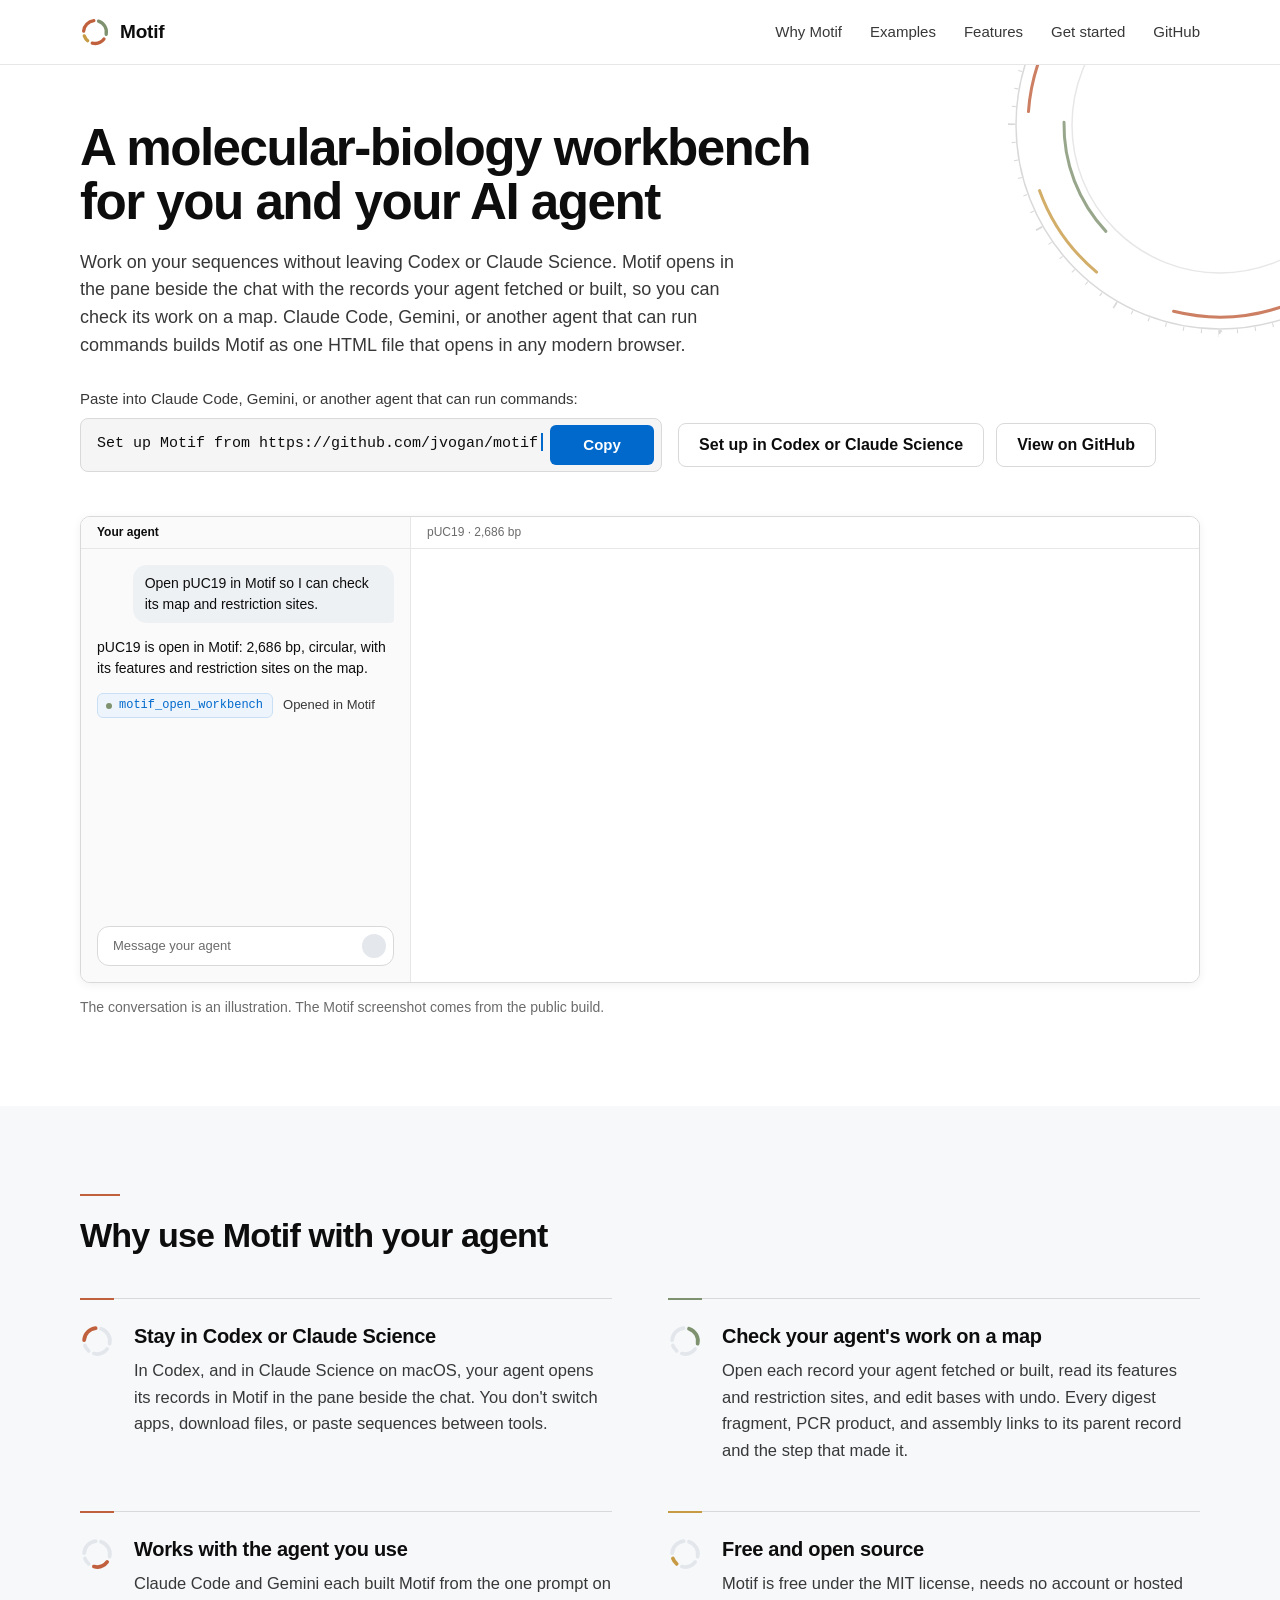
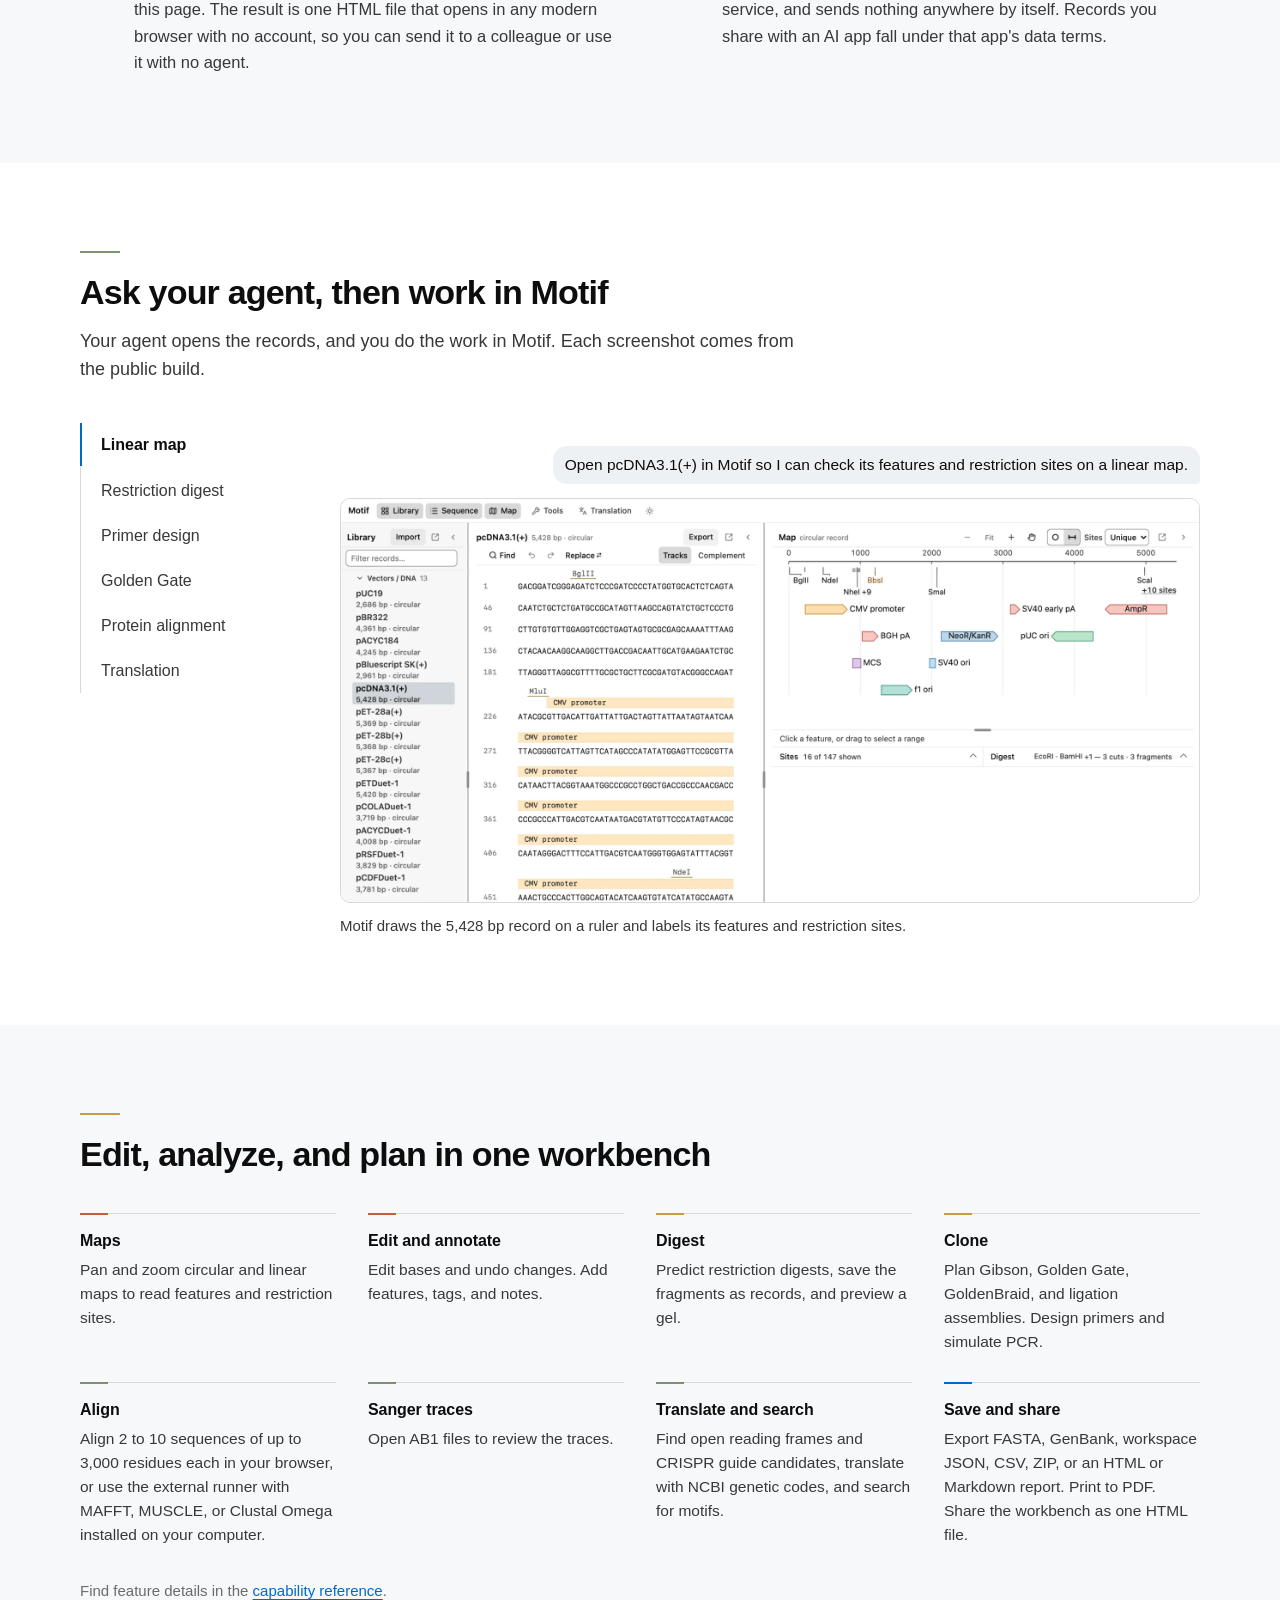
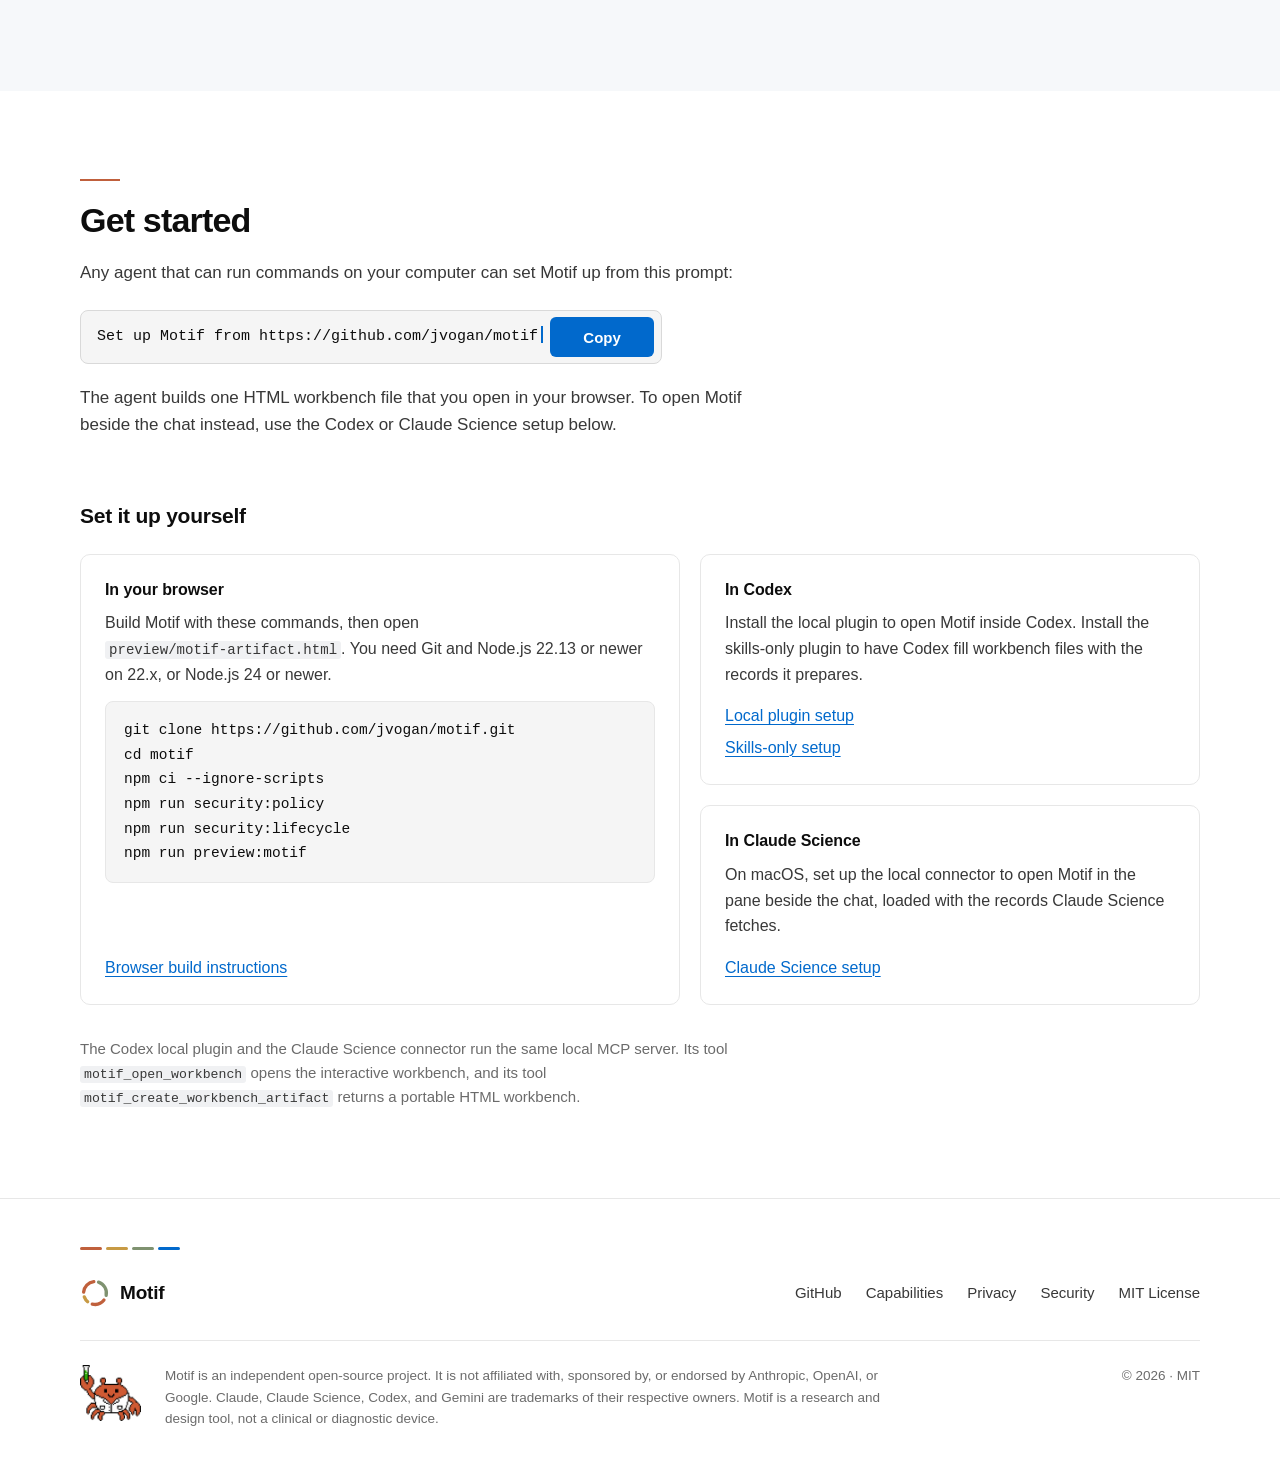
<file: index.html>
<!doctype html>
<html lang="en">
<head>
  <meta charset="UTF-8" />
  <meta name="viewport" content="width=device-width, initial-scale=1" />
  <title>Motif — a molecular-biology workbench for you and your AI agent</title>
  <meta name="description" content="Motif is a free, open-source workbench for DNA, RNA, and protein records. Open it beside the chat in Codex or Claude Science, or as one HTML file in a browser." />
  <meta name="color-scheme" content="light" />
  <meta name="theme-color" content="#ffffff" />
  <link rel="icon" href="assets/img/favicon.svg" type="image/svg+xml" />
  <link rel="canonical" href="https://jvogan.github.io/motif-site/" />

  <meta property="og:type" content="website" />
  <meta property="og:url" content="https://jvogan.github.io/motif-site/" />
  <meta property="og:title" content="Motif — a molecular-biology workbench for you and your AI agent" />
  <meta property="og:description" content="Motif is a free, open-source workbench for DNA, RNA, and protein records. Open it beside the chat in Codex or Claude Science, or as one HTML file in a browser." />
  <meta property="og:image" content="https://jvogan.github.io/motif-site/assets/img/og.png" />
  <meta property="og:image:width" content="1280" />
  <meta property="og:image:height" content="640" />
  <meta property="og:image:alt" content="The Motif workbench showing pUC19: the annotated sequence and a circular plasmid map." />
  <meta name="twitter:card" content="summary_large_image" />
  <meta name="twitter:title" content="Motif — a molecular-biology workbench for you and your AI agent" />
  <meta name="twitter:description" content="Motif is a free, open-source workbench for DNA, RNA, and protein records. Open it beside the chat in Codex or Claude Science, or as one HTML file in a browser." />
  <meta name="twitter:image" content="https://jvogan.github.io/motif-site/assets/img/og.png" />
  <meta name="twitter:image:alt" content="The Motif workbench showing pUC19: the annotated sequence and a circular plasmid map." />

  <link rel="stylesheet" href="css/styles.css" />
  <script>
    // Gate motion on JavaScript. If js/site.js never runs, show everything statically.
    document.documentElement.classList.add('js');
    setTimeout(function () { if (!window.motifReady) document.documentElement.classList.remove('js'); }, 3000);
  </script>
  <script src="js/site.js" defer></script>

  <!-- Structured data: WebApplication and WebSite nodes, linked to the
       author through a stable Person @id. -->
  <script type="application/ld+json">
  {
    "@context": "https://schema.org",
    "@graph": [
      {
        "@type": "WebApplication",
        "@id": "https://jvogan.github.io/motif-site/#software",
        "name": "Motif",
        "url": "https://jvogan.github.io/motif-site/",
        "description": "Motif is a free, open-source workbench for DNA, RNA, and protein records. Open it beside the chat in Codex or Claude Science, or as one HTML file in a browser.",
        "applicationCategory": "ScienceApplication",
        "operatingSystem": "Any",
        "browserRequirements": "Requires a modern web browser with JavaScript enabled.",
        "runtimePlatform": "Web browser",
        "license": "https://github.com/jvogan/motif/blob/main/LICENSE",
        "isAccessibleForFree": true,
        "offers": {
          "@type": "Offer",
          "price": "0",
          "priceCurrency": "USD"
        },
        "installUrl": "https://github.com/jvogan/motif",
        "author": { "@id": "https://jvogan.github.io/#person" }
      },
      {
        "@type": "WebSite",
        "@id": "https://jvogan.github.io/motif-site/#website",
        "url": "https://jvogan.github.io/motif-site/",
        "name": "Motif",
        "description": "Motif is a free, open-source workbench for DNA, RNA, and protein records. Open it beside the chat in Codex or Claude Science, or as one HTML file in a browser.",
        "inLanguage": "en",
        "publisher": { "@id": "https://jvogan.github.io/#person" }
      },
      {
        "@type": "Person",
        "@id": "https://jvogan.github.io/#person",
        "name": "Jacob Vogan",
        "alternateName": "jvogan",
        "url": "https://jvogan.github.io/",
        "image": "https://github.com/jvogan.png?size=480",
        "description": "Builds AI tools for biological research — agentic systems for bioinformatics, structural biology, biomanufacturing, and automated labs.",
        "knowsAbout": [
          "Bioinformatics",
          "Structural biology",
          "Biomanufacturing",
          "Automated laboratory systems",
          "AI agents",
          "Agent orchestration",
          "Local speech (TTS, ASR)",
          "Long-horizon agentic workflows"
        ],
        "sameAs": [
          "https://github.com/jvogan",
          "https://huggingface.co/JacobMolBio",
          "https://x.com/jacobmolbio",
          "https://houseofvogan.com/"
        ]
      }
    ]
  }
  </script>
</head>
<body>

<a class="skip-link" href="#main">Skip to content</a>

<!-- Shared glyph: a check for the Copy button. -->
<svg class="sprite" aria-hidden="true" focusable="false">
  <symbol id="check" viewBox="0 0 16 16">
    <path d="M3.2 8.4 6.4 11.6 12.8 4.8" fill="none" stroke="currentColor" stroke-width="2" stroke-linecap="round" stroke-linejoin="round"/>
  </symbol>
</svg>

<header class="site-header">
  <div class="wrap site-header__inner">
    <a class="brand" href="#top">
      <svg class="brand__mark brand__mark--draw" viewBox="0 0 100 100" fill="none" aria-hidden="true" focusable="false">
        <path d="M12.09 47.35 A38 38 0 0 1 46.03 12.21" stroke="#C0603C" stroke-width="11" stroke-linecap="round" pathLength="100"/>
        <path d="M61.74 13.86 A38 38 0 0 1 87.17 57.90" stroke="#7F9270" stroke-width="11" stroke-linecap="round" pathLength="100"/>
        <path d="M79.94 73.40 A38 38 0 0 1 40.81 86.87" stroke="#C0603C" stroke-width="11" stroke-linecap="round" pathLength="100"/>
        <path d="M25.57 79.11 A38 38 0 0 1 14.29 63.00" stroke="#C79A44" stroke-width="11" stroke-linecap="round" pathLength="100"/>
      </svg>
      <span>Motif</span>
    </a>
    <nav class="site-nav" aria-label="Primary">
      <ul>
        <li class="site-nav__wide"><a href="#benefits">Why Motif</a></li>
        <li class="site-nav__wide"><a href="#examples">Examples</a></li>
        <li class="site-nav__wide"><a href="#features">Features</a></li>
        <li><a href="#start">Get started</a></li>
        <li><a href="https://github.com/jvogan/motif">GitHub</a></li>
      </ul>
    </nav>
  </div>
</header>

<main id="main">

  <section class="hero" id="top" aria-labelledby="hero-title">
    <!-- A plasmid map built from the logo's four arcs. Decorative. -->
    <div class="ring" aria-hidden="true">
      <svg class="ring__outer" viewBox="-220 -220 440 440" focusable="false">
        <circle class="ring__ticks" r="207" pathLength="360"/>
        <circle class="ring__major" r="208.5" pathLength="360"/>
        <circle class="ring__track" r="204" pathLength="100"/>
        <g class="ring__arcs">
          <path class="ring__arc" d="M-191.53 -13.39A192 192 0 0 1 -20.07 -190.95" stroke="#C0603C" pathLength="100"/>
          <path class="ring__arc" d="M59.33 -182.6A192 192 0 0 1 187.8 39.92" stroke="#7F9270" pathLength="100"/>
          <path class="ring__arc" d="M151.3 118.21A192 192 0 0 1 -46.45 186.3" stroke="#C0603C" pathLength="100"/>
          <path class="ring__arc" d="M-123.42 147.08A192 192 0 0 1 -180.42 65.67" stroke="#C79A44" pathLength="100"/>
        </g>
      </svg>
      <svg class="ring__inner" viewBox="-220 -220 440 440" focusable="false">
        <circle class="ring__track ring__track--inner" r="148" pathLength="100"/>
        <g class="ring__arcs">
          <path class="ring__arc" d="M-114.09 106.39A156 156 0 0 1 -155.98 -2.72" stroke="#7F9270" pathLength="100"/>
          <path class="ring__arc" d="M-80.35 -133.72A156 156 0 0 1 32.43 -152.59" stroke="#C79A44" pathLength="100"/>
          <path class="ring__arc" d="M133.72 -80.35A156 156 0 0 1 133.72 80.35" stroke="#C0603C" pathLength="100"/>
        </g>
      </svg>
    </div>
    <div class="wrap">
      <h1 id="hero-title">A molecular-biology workbench for you and your AI agent</h1>
      <p class="hero__lead">Work on your sequences without leaving Codex or Claude Science. Motif opens in the pane beside the chat with the records your agent fetched or built, so you can check its work on a map. <span class="hero__lead-more">Claude Code, Gemini, or another agent that can run commands builds Motif as one HTML file that opens in any modern browser.</span></p>
      <div class="hero__start">
        <div class="prompt prompt--hero">
          <p class="prompt__label">Paste into Claude Code, Gemini, or another agent that can run commands:</p>
          <div class="prompt__box">
            <code class="prompt__text" id="hero-prompt">Set up Motif from https://github.com/<wbr>jvogan/motif</code>
            <button class="prompt__copy" type="button" aria-describedby="hero-prompt" hidden>Copy</button>
          </div>
          <p class="prompt__status visually-hidden" role="status" aria-live="polite"></p>
        </div>
        <div class="actions">
          <a class="btn btn--secondary" href="#setup">Set up in Codex or Claude Science</a>
          <a class="btn btn--secondary hero__github" href="https://github.com/jvogan/motif">View on GitHub</a>
        </div>
      </div>

      <figure class="duo">
        <div class="duo__frame">
          <div class="duo__chat" role="group" aria-label="Illustration of a conversation with an agent">
            <div class="duo__chat-inner">
              <p class="duo__label">Your agent</p>
              <div class="chat">
                <p class="chat__msg chat__msg--user bubble"><span class="visually-hidden">You: </span>Open pUC19 in Motif so I can check its map and restriction sites.</p>
                <div class="chat__slot">
                  <span class="chat__typing" aria-hidden="true"><i></i><i></i><i></i></span>
                  <p class="chat__msg chat__msg--agent"><span class="visually-hidden">Agent: </span>pUC19 is open in Motif: 2,686 bp, circular, with its features and restriction sites on the map.</p>
                </div>
                <p class="chat__tool"><span class="chat__call"><span class="chat__dot" aria-hidden="true"></span><code>motif_open_workbench</code></span> <span class="chat__result">Opened in Motif</span></p>
              </div>
              <div class="chat__composer" aria-hidden="true"><span class="chat__send"></span></div>
            </div>
          </div>
          <div class="duo__app">
            <p class="duo__strip">pUC19 · 2,686 bp</p>
            <picture>
              <source media="(max-width: 640px)" srcset="assets/shots/workbench-narrow.webp" width="780" height="1060" />
              <img src="assets/shots/workbench.webp" width="2000" height="1250" alt="Motif showing pUC19, a 2,686 bp circular plasmid. The map labels AmpR, lacZ-alpha, the lac promoter, and the pMB1 origin, and marks restriction sites such as NdeI and BsaI. The sequence appears with the map." fetchpriority="high" decoding="async" />
            </picture>
          </div>
        </div>
        <figcaption>The conversation is an illustration. The Motif screenshot comes from the public build.</figcaption>
      </figure>
    </div>
  </section>

  <section class="section section--band" id="benefits" aria-labelledby="benefits-title" style="--rule: var(--rust)">
    <div class="wrap reveal">
      <h2 id="benefits-title">Why use Motif with your agent</h2>
      <ul class="benefits">
        <li class="benefit" style="--tone: var(--rust)">
          <svg class="benefit__glyph" viewBox="0 0 100 100" aria-hidden="true" focusable="false"><path class="on" d="M12.09 47.35 A38 38 0 0 1 46.03 12.21"/><path d="M61.74 13.86 A38 38 0 0 1 87.17 57.90"/><path d="M79.94 73.40 A38 38 0 0 1 40.81 86.87"/><path d="M25.57 79.11 A38 38 0 0 1 14.29 63.00"/></svg>
          <h3>Stay in Codex or Claude Science</h3>
          <p>In Codex, and in Claude Science on macOS, your agent opens its records in Motif in the pane beside the chat. You don't switch apps, download files, or paste sequences between tools.</p>
        </li>
        <li class="benefit" style="--tone: var(--sage)">
          <svg class="benefit__glyph" viewBox="0 0 100 100" aria-hidden="true" focusable="false"><path d="M12.09 47.35 A38 38 0 0 1 46.03 12.21"/><path class="on" d="M61.74 13.86 A38 38 0 0 1 87.17 57.90"/><path d="M79.94 73.40 A38 38 0 0 1 40.81 86.87"/><path d="M25.57 79.11 A38 38 0 0 1 14.29 63.00"/></svg>
          <h3>Check your agent's work on a map</h3>
          <p>Open each record your agent fetched or built, read its features and restriction sites, and edit bases with undo. Every digest fragment, PCR product, and assembly links to its parent record and the step that made it.</p>
        </li>
        <li class="benefit" style="--tone: var(--rust)">
          <svg class="benefit__glyph" viewBox="0 0 100 100" aria-hidden="true" focusable="false"><path d="M12.09 47.35 A38 38 0 0 1 46.03 12.21"/><path d="M61.74 13.86 A38 38 0 0 1 87.17 57.90"/><path class="on" d="M79.94 73.40 A38 38 0 0 1 40.81 86.87"/><path d="M25.57 79.11 A38 38 0 0 1 14.29 63.00"/></svg>
          <h3>Works with the agent you use</h3>
          <p>Claude Code and Gemini each built Motif from the one prompt on this page. The result is one HTML file that opens in any modern browser with no account, so you can send it to a colleague or use it with no agent.</p>
        </li>
        <li class="benefit" style="--tone: var(--ochre)">
          <svg class="benefit__glyph" viewBox="0 0 100 100" aria-hidden="true" focusable="false"><path d="M12.09 47.35 A38 38 0 0 1 46.03 12.21"/><path d="M61.74 13.86 A38 38 0 0 1 87.17 57.90"/><path d="M79.94 73.40 A38 38 0 0 1 40.81 86.87"/><path class="on" d="M25.57 79.11 A38 38 0 0 1 14.29 63.00"/></svg>
          <h3>Free and open source</h3>
          <p>Motif is free under the MIT license, needs no account or hosted service, and sends nothing anywhere by itself. Records you share with an AI app fall under that app's data terms.</p>
        </li>
      </ul>
    </div>
  </section>

  <section class="section" id="examples" aria-labelledby="examples-title" style="--rule: var(--sage)">
    <div class="wrap">
      <div class="reveal">
        <h2 id="examples-title">Ask your agent, then work in Motif</h2>
        <p class="section__lead">Your agent opens the records, and you do the work in Motif. Each screenshot comes from the public build.</p>
      </div>

      <!-- Without JavaScript each example shows its title, request, screenshot, and note.
           js/site.js turns the titles into tabs labeled "Example requests". -->
      <div class="showcase reveal" data-showcase data-label="Example requests">
        <div class="showcase__item" id="ex-map">
          <h3 class="showcase__title">Linear map</h3>
          <p class="bubble showcase__prompt">Open pcDNA3.1(+) in Motif so I can check its features and restriction sites on a linear map.</p>
          <figure class="shot">
            <a class="shot__link" href="assets/shots/linear-map.webp" title="View the full-size screenshot">
              <div class="shot__frame">
                <img src="assets/shots/linear-map.webp" width="2000" height="938" alt="pcDNA3.1(+), 5,428 bp, on a linear map with a ruler from 0 to 5,000 bp. Labeled features include the CMV promoter, BGH pA, MCS, f1 ori, SV40 ori, NeoR/KanR, SV40 early pA, pUC ori, and AmpR, and restriction sites are marked along the ruler." loading="lazy" decoding="async" />
              </div>
            </a>
            <a class="shot__full" href="assets/shots/linear-map.webp">Open full-size screenshot</a>
            <figcaption class="showcase__note">Motif draws the 5,428 bp record on a ruler and labels its features and restriction sites.</figcaption>
          </figure>
        </div>
        <div class="showcase__item" id="ex-digest">
          <h3 class="showcase__title">Restriction digest</h3>
          <p class="bubble showcase__prompt">Open pUC19 in Motif. I want to cut it with NdeI, BsaI, and ScaI and preview the gel.</p>
          <figure class="shot">
            <a class="shot__link" href="assets/shots/cloning.webp" title="View the full-size screenshot">
              <div class="shot__frame">
                <img src="assets/shots/cloning.webp" width="2000" height="938" alt="Gel preview of pUC19 cut with NdeI, BsaI, and ScaI: a 1 kb ladder lane beside one sample lane with three bands. The saved fragments are 1,576, 691, and 419 bp." loading="lazy" decoding="async" />
              </div>
            </a>
            <a class="shot__full" href="assets/shots/cloning.webp">Open full-size screenshot</a>
            <figcaption class="showcase__note">Motif predicts three fragments, saves them as records, and previews their bands on a gel.</figcaption>
          </figure>
        </div>
        <div class="showcase__item" id="ex-primers">
          <h3 class="showcase__title">Primer design</h3>
          <p class="bubble showcase__prompt">Open pUC19 in Motif so I can design primers for lacZ-alpha and compare the ranked pairs.</p>
          <figure class="shot">
            <a class="shot__link" href="assets/shots/primers.webp" title="View the full-size screenshot">
              <div class="shot__frame">
                <img src="assets/shots/primers.webp" width="2000" height="938" alt="Primer design window for pUC19 with a 324 bp target at positions 146 to 469. Ten ranked pairs list product sizes and melting temperatures, and pair 1 is a 331 bp product." loading="lazy" decoding="async" />
              </div>
            </a>
            <a class="shot__full" href="assets/shots/primers.webp">Open full-size screenshot</a>
            <figcaption class="showcase__note">Motif ranks 10 primer pairs for the 324 bp target and lists each pair's product size and melting temperatures.</figcaption>
          </figure>
        </div>
        <div class="showcase__item" id="ex-assembly">
          <h3 class="showcase__title">Golden Gate</h3>
          <p class="bubble showcase__prompt">Build PCR amplicons from pUC19 and pET-28a(+), then open them in Motif so I can plan a BsaI Golden Gate assembly.</p>
          <figure class="shot">
            <a class="shot__link" href="assets/shots/assembly.webp" title="View the full-size screenshot">
              <div class="shot__frame">
                <img src="assets/shots/assembly.webp" width="2000" height="938" alt="Golden Gate design with BsaI: a 361 bp pUC19 amplicon and a 5,001 bp pET-28a(+) amplicon, joined through AATG and AAGC overhangs, with a preview of the 5,310 bp circular product." loading="lazy" decoding="async" />
              </div>
            </a>
            <a class="shot__full" href="assets/shots/assembly.webp">Open full-size screenshot</a>
            <figcaption class="showcase__note">Motif joins the two amplicons through their overhangs and previews a 5,310 bp circular product.</figcaption>
          </figure>
        </div>
        <div class="showcase__item" id="ex-align">
          <h3 class="showcase__title">Protein alignment</h3>
          <p class="bubble showcase__prompt">Open the example alignment of three synthetic proteins in Motif so I can see where they differ.</p>
          <figure class="shot">
            <a class="shot__link" href="assets/shots/alignment.webp" title="View the full-size screenshot">
              <div class="shot__frame">
                <img src="assets/shots/alignment.webp" width="2000" height="938" alt="Alignment of three synthetic proteins over 60 columns. Four differences are boxed in red: three substitutions and one gap. The alignment also shows conservation marks, a consensus sequence, and a conservation histogram." loading="lazy" decoding="async" />
              </div>
            </a>
            <a class="shot__full" href="assets/shots/alignment.webp">Open full-size screenshot</a>
            <figcaption class="showcase__note">Motif boxes the four differences in red and adds a consensus row and a conservation histogram.</figcaption>
          </figure>
        </div>
        <div class="showcase__item" id="ex-protein">
          <h3 class="showcase__title">Translation</h3>
          <p class="bubble showcase__prompt">Open pUC19 in Motif so I can translate lacZ-alpha and list the open reading frames.</p>
          <figure class="shot">
            <a class="shot__link" href="assets/shots/protein.webp" title="View the full-size screenshot">
              <div class="shot__frame">
                <img src="assets/shots/protein.webp" width="2000" height="938" alt="pUC19 with the lacZ-alpha region (146 to 469) selected on the map and translated on the antisense strand into a 107-amino-acid protein. The analysis panel lists 66 open reading frames of at least 10 amino acids." loading="lazy" decoding="async" />
              </div>
            </a>
            <a class="shot__full" href="assets/shots/protein.webp">Open full-size screenshot</a>
            <figcaption class="showcase__note">Motif translates lacZ-alpha into a 107-amino-acid protein and lists 66 open reading frames of 10 or more amino acids.</figcaption>
          </figure>
        </div>
      </div>
    </div>
  </section>

  <section class="section section--band" id="features" aria-labelledby="features-title" style="--rule: var(--ochre)">
    <div class="wrap reveal">
      <h2 id="features-title">Edit, analyze, and plan in one workbench</h2>
      <!-- Notch colors group the features: maps rust, cloning ochre, analysis sage, export blue. -->
      <ul class="features">
        <li style="--tone: var(--rust)">
          <h3>Maps</h3>
          <p>Pan and zoom circular and linear maps to read features and restriction sites.</p>
        </li>
        <li style="--tone: var(--rust)">
          <h3>Edit and annotate</h3>
          <p>Edit bases and undo changes. Add features, tags, and notes.</p>
        </li>
        <li style="--tone: var(--ochre)">
          <h3>Digest</h3>
          <p>Predict restriction digests, save the fragments as records, and preview a gel.</p>
        </li>
        <li style="--tone: var(--ochre)">
          <h3>Clone</h3>
          <p>Plan Gibson, Golden Gate, GoldenBraid, and ligation assemblies. Design primers and simulate PCR.</p>
        </li>
        <li style="--tone: var(--sage)">
          <h3>Align</h3>
          <p>Align 2 to 10 sequences of up to 3,000 residues each in your browser, or use the external runner with MAFFT, MUSCLE, or Clustal Omega installed on your computer.</p>
        </li>
        <li style="--tone: var(--sage)">
          <h3>Sanger traces</h3>
          <p>Open AB1 files to review the traces.</p>
        </li>
        <li style="--tone: var(--sage)">
          <h3>Translate and search</h3>
          <p>Find open reading frames and CRISPR guide candidates, translate with NCBI genetic codes, and search for motifs.</p>
        </li>
        <li style="--tone: var(--accent)">
          <h3>Save and share</h3>
          <p>Export FASTA, GenBank, workspace JSON, CSV, ZIP, or an HTML or Markdown report. Print to PDF. Share the workbench as one HTML file.</p>
        </li>
      </ul>
      <p class="note">Find feature details in the <a href="https://github.com/jvogan/motif/blob/main/docs/CAPABILITIES.md">capability reference</a>.</p>
    </div>
  </section>

  <!-- DEMO VIDEO SLOT. A new recording is in progress. To publish it:
       1. Add assets/video/motif-demo.mp4 and assets/video/motif-demo-poster.jpg (1920x1080).
       2. Set the caption's duration.
       3. Move this <section> out of its <template> wrapper and remove its `hidden` attribute.
       The <template> keeps the browser from requesting the video files before they exist.
       4. Add a "Demo" link (#demo) to the nav. -->
  <template id="demo-slot">
  <section class="section" id="demo" aria-labelledby="demo-title" hidden>
    <div class="wrap">
      <h2 id="demo-title">See it in Claude Science</h2>
      <p class="section__lead">Claude Science fetches records and opens them in Motif in the pane beside the chat.</p>
      <figure class="shot shot--video">
        <div class="shot__frame">
          <video controls preload="metadata" playsinline poster="assets/video/motif-demo-poster.jpg" width="1920" height="1080">
            <source src="assets/video/motif-demo.mp4" type="video/mp4" />
            <p>Your browser cannot play this video. <a href="assets/video/motif-demo.mp4">Download the MP4 file</a>.</p>
          </video>
        </div>
        <figcaption>A Claude Science session · DURATION, with voiceover</figcaption>
      </figure>
    </div>
  </section>
  </template>

  <section class="section" id="start" aria-labelledby="start-title" style="--rule: var(--rust)">
    <div class="wrap reveal">
      <h2 id="start-title">Get started</h2>
      <p class="prose">Any agent that can run commands on your computer can set Motif up from this prompt:</p>
      <div class="prompt">
        <div class="prompt__box">
          <code class="prompt__text" id="start-prompt">Set up Motif from https://github.com/<wbr>jvogan/motif</code>
          <button class="prompt__copy" type="button" aria-describedby="start-prompt" hidden>Copy</button>
        </div>
        <p class="prompt__status visually-hidden" role="status" aria-live="polite"></p>
      </div>
      <p class="prose">The agent builds one HTML workbench file that you open in your browser. To open Motif beside the chat instead, use the Codex or Claude Science setup below.</p>

      <h3 class="subhead" id="setup-title">Set it up yourself</h3>
      <ul class="cards cards--setup" aria-labelledby="setup-title">
        <li class="card">
          <h4>In your browser</h4>
          <p>Build Motif with these commands, then open <code>preview/motif-artifact.html</code>. You need Git and Node.js 22.13 or newer on 22.x, or Node.js 24 or newer.</p>
          <pre class="code"><code>git clone https://github.com/jvogan/motif.git
cd motif
npm ci --ignore-scripts
npm run security:policy
npm run security:lifecycle
npm run preview:motif</code></pre>
          <a class="card__link" href="https://github.com/jvogan/motif#develop-from-source">Browser build instructions</a>
        </li>
        <li class="card" id="setup">
          <h4>In Codex</h4>
          <p>Install the local plugin to open Motif inside Codex. Install the skills-only plugin to have Codex fill workbench files with the records it prepares.</p>
          <p class="card__links">
            <a class="card__link" href="https://github.com/jvogan/motif/blob/main/docs/CODEX_QUICKSTART.md">Local plugin setup</a>
            <a class="card__link" href="https://github.com/jvogan/motif/blob/main/docs/CODEX_SKILLS_ONLY.md">Skills-only setup</a>
          </p>
        </li>
        <li class="card">
          <h4>In Claude Science</h4>
          <p>On macOS, set up the local connector to open Motif in the pane beside the chat, loaded with the records Claude Science fetches.</p>
          <a class="card__link" href="https://github.com/jvogan/motif/blob/main/docs/CLAUDE_SCIENCE_QUICKSTART.md">Claude Science setup</a>
        </li>
      </ul>
      <p class="note">The Codex local plugin and the Claude Science connector run the same local MCP server. Its tool <code>motif_open_workbench</code> opens the interactive workbench, and its tool <code>motif_create_workbench_artifact</code> returns a portable HTML workbench.</p>
    </div>
  </section>

</main>

<footer class="site-footer">
  <div class="wrap">
    <div class="signature" aria-hidden="true"><i></i><i></i><i></i><i></i></div>
    <div class="site-footer__top">
      <a class="brand" href="#top">
        <svg class="brand__mark" viewBox="0 0 100 100" fill="none" aria-hidden="true" focusable="false">
          <path d="M12.09 47.35 A38 38 0 0 1 46.03 12.21" stroke="#C0603C" stroke-width="11" stroke-linecap="round"/>
          <path d="M61.74 13.86 A38 38 0 0 1 87.17 57.90" stroke="#7F9270" stroke-width="11" stroke-linecap="round"/>
          <path d="M79.94 73.40 A38 38 0 0 1 40.81 86.87" stroke="#C0603C" stroke-width="11" stroke-linecap="round"/>
          <path d="M25.57 79.11 A38 38 0 0 1 14.29 63.00" stroke="#C79A44" stroke-width="11" stroke-linecap="round"/>
        </svg>
        <span>Motif</span>
      </a>
      <nav class="footer-nav" aria-label="Project">
        <ul>
          <li><a href="https://github.com/jvogan/motif">GitHub</a></li>
          <li><a href="https://github.com/jvogan/motif/blob/main/docs/CAPABILITIES.md">Capabilities</a></li>
          <li><a href="https://github.com/jvogan/motif/blob/main/PRIVACY.md">Privacy</a></li>
          <li><a href="https://github.com/jvogan/motif/blob/main/SECURITY.md">Security</a></li>
          <li><a href="https://github.com/jvogan/motif/blob/main/LICENSE">MIT License</a></li>
        </ul>
      </nav>
    </div>
    <div class="site-footer__bottom">
      <img class="crab" src="assets/mascot/crab.webp" width="61" height="56" alt="" loading="lazy" decoding="async" />
      <p class="legal">Motif is an independent open-source project. It is not affiliated with, sponsored by, or endorsed by Anthropic, OpenAI, or Google. Claude, Claude Science, Codex, and Gemini are trademarks of their respective owners. Motif is a research and design tool, not a clinical or diagnostic device.</p>
      <p class="copyright">© 2026 · MIT</p>
    </div>
  </div>
</footer>

</body>
</html>
</file>
<file: css/styles.css>
/* Motif landing page. Light theme only; colors match the Motif workbench. */

:root {
  color-scheme: light;

  --bg: #ffffff;
  --band: #f6f8fa;
  --text: #0d0d0d;
  --text-secondary: #383838;
  --text-muted: #6b6b6b;
  --border: #e7e7e7;
  --border-strong: #d9d9d9;
  --surface: #f5f5f5;
  --accent: #0169cc;
  --accent-hover: #0157a8;
  --accent-tint: #eef4fb;
  --bubble: #eef1f4;

  /* Logo arcs. Below 4.5:1 on white, so never used for text. */
  --rust: #c0603c;
  --ochre: #c79a44;
  --sage: #7f9270;
  /* A darker sage that carries white text at 5.4:1. */
  --sage-ink: #5e7052;

  --font-sans: -apple-system, BlinkMacSystemFont, "Segoe UI", Roboto, "Helvetica Neue", Arial, sans-serif;
  --font-mono: ui-monospace, SFMono-Regular, Menlo, Consolas, monospace;

  --ease-out: cubic-bezier(0.2, 0.7, 0.2, 1);
  --ease-settle: cubic-bezier(0.22, 1, 0.36, 1);

  --content-max: 1120px;
  --gutter: 24px;
  --radius: 8px;
  --section-space: 88px;
}

@media (max-width: 1023px) {
  :root {
    --section-space: 64px;
  }
}

@media (max-width: 699px) {
  :root {
    --section-space: 48px;
  }
}

@media (max-width: 640px) {
  :root {
    --gutter: 16px;
  }
}

/* ---------- Base ---------- */

*,
*::before,
*::after {
  box-sizing: border-box;
}

/* The demo section ships with the hidden attribute; no display rule may override it. */
[hidden] {
  display: none !important;
}

/* The sticky header covers the top 65px, so anchored sections stop below it. */
html {
  -webkit-text-size-adjust: 100%;
  text-size-adjust: 100%;
  scroll-padding-top: 80px;
}

body {
  margin: 0;
  background: var(--bg);
  color: var(--text);
  font-family: var(--font-sans);
  font-size: 17px;
  line-height: 1.6;
  -webkit-font-smoothing: antialiased;
  -moz-osx-font-smoothing: grayscale;
}

h1,
h2,
h3,
h4,
p,
figure,
ul,
pre {
  margin: 0;
}

ul {
  padding: 0;
  list-style: none;
}

img,
video,
svg {
  display: block;
  max-width: 100%;
}

img,
video {
  height: auto;
}

a {
  color: var(--accent);
  text-decoration: underline;
  text-decoration-thickness: 1px;
  text-underline-offset: 0.18em;
}

a:hover {
  color: var(--accent-hover);
  text-decoration-thickness: 2px;
}

:focus-visible {
  outline: 2px solid var(--accent);
  outline-offset: 3px;
  border-radius: 4px;
}

code {
  font-family: var(--font-mono);
  font-size: 0.88em;
  background: #f0f1f3;
  color: #383838;
  border-radius: 3px;
  padding: 1px 4px;
  overflow-wrap: anywhere;
}

.wrap {
  width: 100%;
  max-width: calc(var(--content-max) + 2 * var(--gutter));
  margin-inline: auto;
  padding-inline: var(--gutter);
}

.visually-hidden {
  position: absolute;
  width: 1px;
  height: 1px;
  margin: -1px;
  padding: 0;
  overflow: hidden;
  clip: rect(0 0 0 0);
  white-space: nowrap;
  border: 0;
}

.sprite {
  position: absolute;
  width: 0;
  height: 0;
  overflow: hidden;
}

.skip-link {
  position: absolute;
  left: var(--gutter);
  top: -100px;
  z-index: 30;
  padding: 8px 12px;
  background: var(--bg);
  border: 1px solid var(--border-strong);
  border-radius: var(--radius);
  color: var(--text);
  font-size: 15px;
}

.skip-link:focus {
  top: 12px;
}

/* A user message, shared by the hero conversation and the examples. */
.bubble {
  width: fit-content;
  max-width: 88%;
  margin-left: auto;
  padding: 8px 12px;
  background: var(--bubble);
  border-radius: 14px 14px 4px 14px;
  color: var(--text);
}

/* ---------- Header ---------- */

.site-header {
  position: sticky;
  top: 0;
  z-index: 20;
  background: var(--bg);
  border-bottom: 1px solid var(--border);
}

.site-header__inner {
  display: flex;
  flex-wrap: wrap;
  align-items: center;
  justify-content: space-between;
  gap: 8px 24px;
  min-height: 64px;
  padding-block: 12px;
}

.brand {
  display: inline-flex;
  align-items: center;
  gap: 10px;
  color: var(--text);
  font-size: 19px;
  font-weight: 650;
  letter-spacing: -0.01em;
  text-decoration: none;
}

.brand:hover {
  color: var(--text);
}

.brand__mark {
  width: 30px;
  height: 30px;
  flex: none;
}

.site-nav ul {
  display: flex;
  flex-wrap: wrap;
  gap: 4px 28px;
}

.site-nav a {
  color: var(--text-secondary);
  font-size: 15px;
  font-weight: 500;
  text-decoration: none;
}

.site-nav a:hover {
  color: var(--text);
  text-decoration: underline;
  text-decoration-thickness: 1px;
}

@media (max-width: 899px) {
  .site-nav ul {
    gap: 4px 22px;
  }
}

@media (max-width: 639px) {
  .site-header__inner {
    flex-wrap: nowrap;
    min-height: 56px;
    padding-block: 8px;
  }

  .site-nav ul {
    flex-wrap: nowrap;
    gap: 20px;
  }

  .site-nav__wide {
    display: none;
  }

  .site-nav a {
    display: inline-flex;
    align-items: center;
    justify-content: center;
    min-height: 36px;
  }
}

/* ---------- Hero ---------- */

/* The plasmid ring extends past the hero's edges; clipping here keeps the
   page from scrolling sideways. */
.hero {
  position: relative;
  isolation: isolate;
  overflow: hidden;
  overflow: clip;
  padding-block: 56px var(--section-space);
}

@media (max-width: 699px) {
  .hero {
    padding-top: 32px;
  }
}

/* On phones the prompt label and the benefits carry this sentence, and
   dropping it lets the Motif pane reach the first screen. */
@media (max-width: 640px) {
  .hero__lead-more {
    display: none;
  }
}

/* 34px at a 390px viewport, 54px at 1440px and wider. */
h1 {
  max-width: 16em;
  font-size: clamp(2.125rem, 1.6rem + 2vw, 3.375rem);
  font-weight: 650;
  line-height: 1.05;
  letter-spacing: -0.03em;
  text-wrap: balance;
}

.hero__lead {
  max-width: 38em;
  margin-top: 20px;
  color: var(--text-secondary);
  font-size: 18px;
  line-height: 1.55;
  text-wrap: pretty;
}

@media (max-width: 699px) {
  .hero__lead {
    margin-top: 16px;
    font-size: 17px;
  }
}

.actions {
  display: flex;
  flex-wrap: wrap;
  gap: 12px;
  margin-top: 32px;
}

.btn {
  display: inline-flex;
  align-items: center;
  justify-content: center;
  min-height: 44px;
  padding: 0 20px;
  border: 1px solid transparent;
  border-radius: var(--radius);
  font-size: 16px;
  font-weight: 600;
  line-height: 1.2;
  text-align: center;
  text-decoration: none;
}

.btn--secondary {
  background: var(--bg);
  border-color: var(--border-strong);
  color: var(--text);
}

.btn--secondary:hover {
  background: var(--surface);
  color: var(--text);
}

@media (prefers-reduced-motion: no-preference) {
  .btn {
    transition: background-color 120ms ease;
  }

  .prompt__copy {
    transition: background-color 160ms ease;
  }
}

/* ---------- Agent prompt ---------- */

.prompt {
  margin-top: 24px;
}

.prompt--hero {
  margin-top: 28px;
}

.prompt + .actions {
  margin-top: 16px;
}

/* From 1024px the buttons share the prompt box's row. The 5px bottom
   margin centers the 44px buttons on the 54px box. */
@media (min-width: 1024px) {
  .hero__start {
    display: flex;
    flex-wrap: wrap;
    align-items: flex-end;
    gap: 16px;
  }

  .hero__start .actions {
    margin-top: 0;
    margin-bottom: 5px;
  }
}

/* Below 640px the two buttons stack at full width. */
@media (max-width: 639px) {
  .hero__start .actions {
    display: grid;
    grid-template-columns: minmax(0, 1fr);
  }

  .hero__start .btn {
    padding-block: 10px;
  }
}

.prompt__label {
  margin-bottom: 8px;
  color: var(--text-secondary);
  font-size: 15px;
  font-weight: 500;
  line-height: 1.45;
  text-wrap: pretty;
}

/* The box keeps the same inset on both sides. The text adds its own left
   padding, and right padding only when no Copy button follows it. */
.prompt__box {
  display: flex;
  align-items: center;
  gap: 12px;
  width: fit-content;
  max-width: 100%;
  min-height: 54px;
  padding: 6px 7px;
  background: var(--surface);
  border: 1px solid var(--border-strong);
  border-radius: var(--radius);
}

.prompt__text {
  flex: 1 1 auto;
  min-width: 0;
  padding: 4px 9px;
  background: none;
  border: 0;
  border-radius: 0;
  color: var(--text);
  font-size: 15px;
  line-height: 1.5;
  overflow-wrap: anywhere;
  -webkit-user-select: all;
  user-select: all;
}

.prompt__box:has(.prompt__copy:not([hidden])) .prompt__text {
  padding-right: 0;
}

/* A text caret after the prompt. Its negative right margin cancels its
   width, so it never wraps onto a line of its own. With JavaScript it
   blinks four times and then stays on. */
.prompt__text::after {
  content: "";
  display: inline-block;
  width: 2px;
  height: 1.15em;
  margin-left: 3px;
  margin-right: -5px;
  vertical-align: -0.2em;
  background: var(--accent);
}

@media (prefers-reduced-motion: no-preference) {
  html.js .prompt__text::after {
    animation: caret 1s step-end 0.4s 4;
  }
}

@keyframes caret {
  50% {
    opacity: 0;
  }
}

.prompt__copy {
  display: inline-flex;
  flex: none;
  align-items: center;
  justify-content: center;
  gap: 6px;
  min-width: 84px;
  min-height: 40px;
  padding: 0 16px;
  border: 0;
  border-radius: 6px;
  background: var(--accent);
  color: #ffffff;
  font-family: inherit;
  font-size: 15px;
  font-weight: 600;
  line-height: 1;
  cursor: pointer;
}

.prompt__copy:hover {
  background: var(--accent-hover);
}

.prompt__copy.is-done,
.prompt__copy.is-done:hover {
  background: var(--sage-ink);
}

.prompt__copy:focus-visible {
  outline: 2px solid var(--accent);
  outline-offset: 2px;
  border-radius: 6px;
}

.prompt__check {
  width: 15px;
  height: 15px;
  flex: none;
}

/* At 390 px these sizes keep the URL on one line of its own. */
@media (max-width: 640px) {
  .prompt__box {
    gap: 6px;
    padding: 6px;
  }

  .prompt__text {
    padding-left: 6px;
    font-size: 13px;
  }

  .prompt__copy {
    gap: 4px;
    min-width: 72px;
    padding: 0 8px;
    font-size: 14px;
  }

  .prompt__check {
    width: 13px;
    height: 13px;
  }

  .actions .btn {
    padding-inline: 16px;
    font-size: 15px;
  }
}

/* ---------- Hero composition: your agent beside Motif ---------- */

.duo {
  margin-top: 44px;
}

/* The one element on the page with a shadow. */
.duo__frame {
  display: grid;
  grid-template-columns: 330px minmax(0, 1fr);
  overflow: hidden;
  background: var(--bg);
  border: 1px solid var(--border-strong);
  border-radius: 10px;
  box-shadow: 0 2px 10px rgba(13, 13, 13, 0.06);
}

/* The chat pane takes the screenshot pane's height: its content sits in an
   absolutely positioned box, so only the Motif pane sets the row. */
.duo__chat {
  position: relative;
  min-width: 0;
  background: #fafafa;
  border-right: 1px solid var(--border);
}

.duo__chat-inner {
  position: absolute;
  inset: 0;
  display: flex;
  flex-direction: column;
}

.duo__app {
  min-width: 0;
  background: var(--bg);
}

.duo__app img {
  width: 100%;
}

/* Side by side, the screenshot loses its bottom 12% (the last sequence rows
   and the panel footers; the whole map stays) so the frame is shorter and
   the chat pane has less empty space. */
@media (min-width: 1024px) {
  .duo__app img {
    aspect-ratio: 2000 / 1100;
    object-fit: cover;
    object-position: top;
  }
}

/* Both panes open with a 32px title row, so they read as one window. */
.duo__label,
.duo__strip {
  display: flex;
  flex: none;
  align-items: center;
  height: 32px;
  padding-inline: 16px;
  border-bottom: 1px solid var(--border);
  font-size: 12px;
  line-height: 1;
}

.duo__label {
  color: var(--text);
  font-weight: 650;
}

.duo__strip {
  color: var(--text-muted);
  font-weight: 500;
}

.chat {
  display: flex;
  flex-direction: column;
  gap: 14px;
  padding: 16px;
  font-size: 14px;
  line-height: 1.5;
}

.chat__slot {
  display: grid;
}

.chat__slot > * {
  grid-area: 1 / 1;
}

.chat__msg--agent {
  color: var(--text);
}

/* Shown only while the reply is on its way; hidden in the static page. */
.chat__typing {
  display: none;
  align-self: start;
  justify-self: start;
  gap: 4px;
  padding: 10px 12px;
  background: var(--bubble);
  border-radius: 12px;
}

.chat__typing i {
  width: 6px;
  height: 6px;
  border-radius: 50%;
  background: #8a9099;
}

/* The tool call: its real name, then what it did. */
.chat__tool {
  display: flex;
  flex-wrap: wrap;
  align-items: center;
  gap: 6px 10px;
  color: var(--text-secondary);
  font-size: 13px;
  line-height: 1.3;
}

.chat__call {
  display: inline-flex;
  align-items: center;
  gap: 7px;
  padding: 4px 9px 4px 8px;
  background: var(--accent-tint);
  border: 1px solid #c8dff5;
  border-radius: 6px;
}

.chat__call code {
  padding: 0;
  background: none;
  color: var(--accent);
  font-size: 12px;
  overflow-wrap: normal;
}

.chat__dot {
  width: 6px;
  height: 6px;
  border-radius: 50%;
  background: var(--sage);
}

.chat__composer {
  display: flex;
  align-items: center;
  justify-content: flex-end;
  height: 40px;
  margin: auto 16px 16px;
  padding: 0 7px;
  background: var(--bg);
  border: 1px solid var(--border-strong);
  border-radius: 12px;
}

/* Placeholder text, so the composer reads as an input rather than blank chrome.
   The composer is aria-hidden, so it is not announced. */
.chat__composer::before {
  content: "Message your agent";
  margin-right: auto;
  padding-left: 8px;
  color: var(--text-muted);
  font-size: 13px;
}

.chat__send {
  width: 24px;
  height: 24px;
  border-radius: 50%;
  background: #e4e7eb;
}

.duo figcaption {
  margin-top: 14px;
  color: var(--text-muted);
  font-size: 14px;
  line-height: 1.5;
}

/* Below 1024px the conversation sits above the screenshot. */
@media (max-width: 1023px) {
  .duo {
    margin-top: 36px;
  }

  .duo__frame {
    grid-template-columns: minmax(0, 1fr);
  }

  .duo__chat {
    border-right: 0;
    border-bottom: 1px solid var(--border);
  }

  .duo__chat-inner {
    position: static;
  }

  .chat {
    gap: 10px;
    padding: 14px 16px 16px;
  }

  .chat__composer {
    display: none;
  }
}

/* On phones the header's GitHub link stands in for the hero button, so the
   conversation and Motif move up toward the first screen. */
@media (max-width: 640px) {
  .hero__github {
    display: none;
  }

  .duo {
    margin-top: 24px;
  }

  .duo__label,
  .duo__strip {
    padding-inline: 14px;
  }

  .chat {
    padding-inline: 14px;
  }
}

/* The plasmid ring: two tracks of the logo's arcs with ruler ticks, in the
   hero's top-right corner and clear of the text, the prompt, and the
   buttons. Its center sits 60px in from the right edge and 60px below the
   header. Hidden under 900px, where the headline needs the width. */
.ring {
  position: absolute;
  z-index: -1;
  top: -160px;
  right: -160px;
  width: 440px;
  height: 440px;
  pointer-events: none;
}

.ring svg {
  position: absolute;
  inset: 0;
  width: 100%;
  height: 100%;
  overflow: visible;
}

.ring circle,
.ring path {
  fill: none;
}

.ring__track {
  stroke: var(--border-strong);
  stroke-width: 1.5;
}

.ring__track--inner {
  stroke: var(--border);
}

.ring__ticks {
  stroke: var(--border-strong);
  stroke-width: 4;
  stroke-dasharray: 0.3 4.7;
}

.ring__major {
  stroke: var(--border-strong);
  stroke-width: 7;
  stroke-dasharray: 0.45 29.55;
}

.ring__arcs {
  opacity: 0.8;
}

.ring__arc {
  stroke-width: 3;
  stroke-linecap: round;
}

@media (max-width: 1023px) {
  .ring {
    top: -120px;
    right: -130px;
    width: 320px;
    height: 320px;
  }
}

/* Hidden with visibility, not display: toggling display would restart the
   ring's animations whenever the viewport crosses 900px. */
@media (max-width: 899px) {
  .ring {
    visibility: hidden;
  }
}

/* ---------- Screenshots ---------- */

.shot__frame {
  overflow: hidden;
  border: 1px solid var(--border-strong);
  border-radius: 10px;
  background: var(--bg);
}

/* The link sits outside the frame so overflow: hidden does not clip its focus ring. */
.shot__link {
  display: block;
  border-radius: 10px;
  text-decoration: none;
}

.shot__link:focus-visible {
  outline: 2px solid var(--accent);
  outline-offset: 3px;
  border-radius: 10px;
}

.shot__frame img,
.shot__frame video {
  width: 100%;
}

.shot figcaption {
  margin-top: 12px;
  color: var(--text-muted);
  font-size: 14px;
  line-height: 1.5;
}

/* On phones a 2000px screenshot is too small to read, so a text link under
   it opens the full-size file. Wider screens show the image large enough. */
.shot__full {
  display: none;
}

@media (max-width: 640px) {
  .shot__full {
    display: inline-block;
    margin-top: 4px;
    padding-block: 8px;
    font-size: 15px;
    font-weight: 500;
    line-height: 1.4;
  }

  .shot__full + figcaption {
    margin-top: 4px;
  }
}

/* ---------- Sections ---------- */

/* White sections alternate with a cool light band, so no rules are needed between them. */
.section {
  padding-block: var(--section-space);
}

.section--band {
  background: var(--band);
}

/* 28px on phones, 36px at 1440px. */
h2 {
  max-width: 22em;
  font-size: clamp(1.75rem, 1.25rem + 1.1vw, 2.25rem);
  font-weight: 650;
  line-height: 1.12;
  letter-spacing: -0.025em;
  text-wrap: balance;
}

/* A short rule in a logo color above each section heading. */
.section h2::before {
  content: "";
  display: block;
  width: 40px;
  height: 2px;
  margin-bottom: 20px;
  background: var(--rule, var(--rust));
}

h3,
h4 {
  font-size: 16px;
  font-weight: 600;
  line-height: 1.35;
  letter-spacing: -0.005em;
}

.section__lead {
  max-width: 40em;
  margin-top: 16px;
  color: var(--text-secondary);
  font-size: 18px;
  line-height: 1.55;
}

@media (max-width: 699px) {
  .section__lead {
    font-size: 17px;
  }
}

.note {
  max-width: 48em;
  margin-top: 32px;
  color: var(--text-muted);
  font-size: 15px;
  line-height: 1.6;
}

.prose {
  max-width: 40em;
  margin-top: 20px;
  color: var(--text-secondary);
}

/* Benefits: a 2x2 grid, each block a hairline with a short colored segment
   and a glyph that shows one arc of the logo. */

.benefits {
  display: grid;
  grid-template-columns: minmax(0, 1fr);
  gap: 36px;
  margin-top: 44px;
}

@media (min-width: 768px) {
  .benefits {
    grid-template-columns: repeat(2, minmax(0, 1fr));
    gap: 48px 56px;
  }
}

.benefit {
  position: relative;
  display: grid;
  grid-template-columns: 34px minmax(0, 1fr);
  column-gap: 20px;
  align-content: start;
  padding-top: 24px;
  border-top: 1px solid var(--border-strong);
}

.benefit::before {
  content: "";
  position: absolute;
  top: -1px;
  left: 0;
  width: 34px;
  height: 2px;
  background: var(--tone);
}

.benefit__glyph {
  grid-row: 1 / span 2;
  width: 34px;
  height: 34px;
  margin-top: 1px;
}

/* The full logo, with the block's own arc in its color and the other three
   in a light neutral, so the glyph reads as the logo, not a progress ring. */
.benefit__glyph path {
  fill: none;
  stroke: #e3e7ec;
  stroke-width: 11;
  stroke-linecap: round;
}

.benefit__glyph .on {
  stroke: var(--tone);
}

/* Balanced so a title that wraps in the two-column grid does not leave one word on its own line. */
.benefit h3 {
  font-size: 20px;
  font-weight: 650;
  line-height: 1.3;
  letter-spacing: -0.015em;
  text-wrap: balance;
}

.benefit p {
  margin-top: 8px;
  color: var(--text-secondary);
  font-size: 16.5px;
  line-height: 1.6;
}

@media (max-width: 639px) {
  .benefit {
    column-gap: 16px;
  }

  .benefit h3 {
    font-size: 19px;
  }

  .benefit p {
    font-size: 16px;
  }
}

/* ---------- Examples ----------
   Without JavaScript: each example shows its title, request, screenshot,
   and note, two per row from 960px. */

.showcase {
  display: grid;
  grid-template-columns: minmax(0, 1fr);
  gap: 48px;
  margin-top: 40px;
}

.showcase > * {
  min-width: 0;
}

@media (min-width: 960px) {
  .showcase {
    grid-template-columns: repeat(2, minmax(0, 1fr));
    gap: 56px 32px;
  }
}

.showcase__title {
  font-size: 18px;
  font-weight: 650;
  letter-spacing: -0.012em;
}

.showcase__prompt {
  margin-top: 12px;
  margin-bottom: 14px;
  font-size: 15.5px;
  line-height: 1.45;
}

.showcase .shot figcaption {
  color: var(--text-secondary);
  font-size: 15px;
}

/* With JavaScript: the titles become tabs. */

.showcase.is-tabs {
  display: block;
}

.showcase__nav {
  position: relative;
}

.showcase__tabs {
  display: flex;
  flex-wrap: wrap;
  gap: 8px;
}

.showcase__tab {
  min-height: 40px;
  margin: 0;
  padding: 8px 15px;
  background: var(--bg);
  border: 1px solid var(--border-strong);
  border-radius: 999px;
  color: var(--text-secondary);
  font: inherit;
  font-size: 15px;
  font-weight: 500;
  line-height: 1.45;
  text-align: left;
  cursor: pointer;
}

.showcase__tab:hover {
  border-color: #b9c2cc;
  color: var(--text);
}

.showcase__tab[aria-selected="true"] {
  background: var(--accent-tint);
  border-color: var(--accent);
  color: var(--text);
}

.showcase__tab:focus-visible {
  outline: 2px solid var(--accent);
  outline-offset: 2px;
  border-radius: 999px;
}

.showcase__indicator {
  display: none;
}

/* Under 960px the chips sit in an even grid, three across and two under
   520px, so no chip is left alone on a row. */
@media (max-width: 959px) {
  .showcase__tabs {
    display: grid;
    grid-template-columns: repeat(3, minmax(0, 1fr));
  }

  .showcase__tab {
    text-align: center;
  }
}

@media (max-width: 520px) {
  .showcase__tabs {
    grid-template-columns: repeat(2, minmax(0, 1fr));
  }
}

.showcase__panels {
  display: grid;
  grid-template-rows: auto auto;
  margin-top: 24px;
}

/* Panels share one cell and crossfade; hidden ones leave the tab order.
   Each panel is a subgrid of the two shared rows, so the request row takes
   the tallest request and every screenshot starts at the same height:
   switching tabs does not move the screenshot when a request wraps to one
   more line. */
.showcase__panels > .showcase__item {
  display: grid;
  grid-template-rows: subgrid;
  grid-row: 1 / span 2;
  grid-column: 1;
  min-width: 0;
  opacity: 0;
  visibility: hidden;
}

.showcase__panels > .showcase__item.is-active {
  opacity: 1;
  visibility: visible;
}

.showcase__panels .showcase__prompt {
  align-self: end;
  margin-top: 0;
}

@media (prefers-reduced-motion: no-preference) {
  .showcase__panels > .showcase__item {
    transition: opacity 180ms ease-out, visibility 0s linear 180ms;
  }

  .showcase__panels > .showcase__item.is-active {
    transition: opacity 180ms ease-out, visibility 0s;
  }
}

/* From 960px: a vertical list of titles with a sliding accent bar, and the
   selected example to its right. */
@media (min-width: 960px) {
  .showcase.is-tabs {
    display: grid;
    grid-template-columns: 220px minmax(0, 1fr);
    align-items: start;
    gap: 40px;
  }

  .showcase__nav {
    border-left: 1px solid var(--border-strong);
  }

  .showcase__tabs {
    flex-direction: column;
    flex-wrap: nowrap;
    gap: 2px;
  }

  .showcase__tab {
    width: 100%;
    padding: 10px 16px 10px 20px;
    background: none;
    border: 0;
    border-radius: 0 8px 8px 0;
    font-size: 16px;
  }

  .showcase__tab:hover {
    background: var(--surface);
  }

  .showcase__tab[aria-selected="true"] {
    background: none;
    color: var(--text);
    font-weight: 650;
  }

  .showcase__tab:focus-visible {
    outline-offset: -2px;
    border-radius: 0 8px 8px 0;
  }

  .showcase__indicator {
    display: block;
    position: absolute;
    top: 0;
    left: -1px;
    width: 2px;
    height: var(--indicator-h, 0);
    background: var(--accent);
    transform: translateY(var(--indicator-y, 0));
  }

  .showcase__panels {
    margin-top: 0;
  }
}

@media (min-width: 960px) and (prefers-reduced-motion: no-preference) {
  .showcase__indicator {
    transition: transform 220ms cubic-bezier(0.2, 0, 0, 1), height 220ms cubic-bezier(0.2, 0, 0, 1);
  }
}

/* ---------- Features ---------- */

.features {
  display: grid;
  grid-template-columns: minmax(0, 1fr);
  gap: 28px 32px;
  margin-top: 40px;
}

/* Each item's notch takes the color of its group: maps rust, cloning
   ochre, analysis sage, export blue. */
.features > li {
  position: relative;
  min-width: 0;
  padding-top: 16px;
  border-top: 1px solid var(--border-strong);
}

.features > li::before {
  content: "";
  position: absolute;
  top: -1px;
  left: 0;
  width: 28px;
  height: 2px;
  background: var(--tone);
}

.features p {
  margin-top: 6px;
  color: var(--text-secondary);
  font-size: 15.5px;
  line-height: 1.55;
}

@media (max-width: 639px) {
  .features {
    row-gap: 0;
  }

  .features > li {
    padding-block: 14px;
  }
}

@media (min-width: 600px) {
  .features {
    grid-template-columns: repeat(2, minmax(0, 1fr));
  }
}

@media (min-width: 1000px) {
  .features {
    grid-template-columns: repeat(4, minmax(0, 1fr));
  }
}

/* ---------- Get started ---------- */

.subhead {
  margin-top: 64px;
  font-size: 21px;
  font-weight: 650;
  line-height: 1.3;
  letter-spacing: -0.012em;
}

.cards {
  display: grid;
  grid-template-columns: minmax(0, 1fr);
  gap: 16px;
  margin-top: 24px;
}

.cards > * {
  min-width: 0;
}

.card {
  display: flex;
  flex-direction: column;
  gap: 10px;
  padding: 24px;
  background: var(--bg);
  border: 1px solid var(--border);
  border-radius: 10px;
}

.card p {
  color: var(--text-secondary);
  font-size: 16px;
  line-height: 1.6;
}

.card__link {
  margin-top: auto;
  padding-top: 6px;
  font-size: 16px;
  font-weight: 500;
}

/* The first column holds the 45-character git clone line, so it is wider. */
@media (min-width: 700px) {
  .cards--setup {
    grid-template-columns: repeat(2, minmax(0, 1fr));
    gap: 20px;
  }

  .cards--setup > :first-child {
    grid-column: 1 / -1;
  }
}

/* From 1180px the browser card fills the left column and the shorter Codex
   and Claude Science cards stack on the right, so no card is left with a
   tall empty space under its text. */
@media (min-width: 1180px) {
  .cards--setup {
    grid-template-columns: minmax(0, 1.2fr) minmax(0, 1fr);
  }

  .cards--setup > :first-child {
    grid-column: 1;
    grid-row: 1 / span 2;
  }
}

/* The hero's "Set up in Codex or Claude Science" button jumps to the Codex
   card (#setup). The 12px covers the reveal's translateY, which is still in
   place when the jump is measured. From 1180px the Codex card's top lines up
   with the browser card's, so the margin also keeps "Set it up yourself" in
   view above them. */
.cards--setup > li {
  scroll-margin-top: 12px;
}

@media (min-width: 1180px) {
  .cards--setup > li {
    scroll-margin-top: 64px;
  }
}

/* Keep the file path on one line where the card is wide enough for it. */
@media (min-width: 480px) {
  .card p code {
    white-space: nowrap;
  }
}

.card .code {
  max-width: none;
  margin-top: 4px;
  padding: 16px 18px;
}

.card__links {
  display: flex;
  flex-direction: column;
  gap: 6px;
  margin-top: auto;
  padding-top: 6px;
}

.card__links .card__link {
  margin-top: 0;
  padding-top: 0;
}

.code {
  max-width: 44rem;
  margin-top: 24px;
  overflow-x: auto;
  padding: 18px 20px;
  background: var(--surface);
  border: 1px solid var(--border);
  border-radius: var(--radius);
  color: var(--text);
  font-family: var(--font-mono);
  font-size: 14.5px;
  line-height: 1.7;
}

.code code {
  padding: 0;
  background: none;
  border-radius: 0;
  color: inherit;
  font-size: inherit;
  overflow-wrap: normal;
  white-space: pre;
}

/* On phones the code block spans the card, and its text lines up with the
   card's text at 24px. */
@media (max-width: 639px) {
  .code {
    font-size: 12px;
  }

  .card .code {
    margin-inline: -24px;
    padding: 14px 12px 14px 24px;
    border-inline: 0;
    border-radius: 0;
    font-size: 11.5px;
  }
}

/* ---------- Footer ---------- */

.site-footer {
  padding-block: 48px 40px;
  border-top: 1px solid var(--border);
  font-size: 15px;
}

/* The signature: four short segments in the logo colors and the accent. */
.signature {
  display: flex;
  gap: 4px;
  margin-bottom: 28px;
}

.signature i {
  width: 22px;
  height: 3px;
  border-radius: 2px;
  background: var(--rust);
}

.signature i:nth-child(2) {
  background: var(--ochre);
}

.signature i:nth-child(3) {
  background: var(--sage);
}

.signature i:nth-child(4) {
  background: var(--accent);
}

.site-footer__top {
  display: flex;
  flex-wrap: wrap;
  align-items: center;
  justify-content: space-between;
  gap: 16px 32px;
}

.footer-nav ul {
  display: flex;
  flex-wrap: wrap;
  gap: 4px 24px;
}

.footer-nav a {
  color: var(--text-secondary);
  text-decoration: none;
}

.footer-nav a:hover {
  color: var(--text);
  text-decoration: underline;
  text-decoration-thickness: 1px;
}

.site-footer__bottom {
  display: grid;
  grid-template-columns: auto minmax(0, 1fr) auto;
  align-items: start;
  gap: 20px 24px;
  margin-top: 32px;
  padding-top: 24px;
  border-top: 1px solid var(--border);
}

.crab {
  width: auto;
  height: 56px;
}

.legal {
  max-width: 56em;
  color: var(--text-muted);
  font-size: 13.5px;
  line-height: 1.6;
}

.copyright {
  color: var(--text-muted);
  font-size: 13.5px;
  white-space: nowrap;
}

@media (max-width: 639px) {
  .footer-nav ul {
    gap: 8px 16px;
  }

  .footer-nav a {
    font-size: 13px;
  }

  .site-footer__bottom {
    grid-template-columns: auto minmax(0, 1fr);
    gap: 12px 16px;
  }

  .crab {
    height: 44px;
  }

  .copyright {
    grid-column: 2;
  }
}

/* ---------- Motion ----------
   Load and scroll motion runs only with JavaScript (html.js); hover
   touches need no script. All motion needs no reduced-motion preference. Each load keyframe sets only its start and
   fills backwards through its delay; the end is the static style, so the
   final frame matches the page without motion. */

@media (prefers-reduced-motion: no-preference) {
  html {
    scroll-behavior: smooth;
  }

  /* Hover and focus touches. */
  .brand__mark {
    transition: transform 280ms var(--ease-settle);
  }

  .brand:hover .brand__mark {
    transform: rotate(45deg);
  }

  .crab:hover,
  .site-footer:focus-within .crab {
    animation: scuttle 420ms ease-in-out;
  }

  /* Logo arcs draw in once. */
  html.js .brand__mark--draw path {
    stroke-dasharray: 100 100;
    animation: draw 900ms var(--ease-out) backwards;
  }

  html.js .brand__mark--draw path:nth-child(2) { animation-delay: 120ms; }
  html.js .brand__mark--draw path:nth-child(3) { animation-delay: 240ms; }
  html.js .brand__mark--draw path:nth-child(4) { animation-delay: 360ms; }

  /* The ring draws in over 700ms, then its two tracks turn in opposite
     directions, one turn every 120s and 160s. */
  html.js .ring__track,
  html.js .ring__arc {
    stroke-dasharray: 100 100;
    animation: draw 700ms var(--ease-settle) backwards;
  }

  html.js .ring__ticks,
  html.js .ring__major {
    animation: fade-in 700ms ease-out backwards;
  }

  html.js .ring__outer {
    animation: turn 120s linear 700ms infinite;
  }

  html.js .ring__inner {
    animation: turn 160s linear 700ms infinite reverse;
  }

  /* The conversation plays once: your message, typing dots from 300ms, the
     reply at 700ms, the tool line at 900ms, then Motif slides into its pane
     at 1000ms. About 1.4 s. */
  html.js .chat__msg--user {
    animation: rise 320ms var(--ease-out) 150ms backwards;
  }

  html.js .chat__typing {
    display: flex;
    opacity: 0;
    animation: typing 400ms linear 300ms;
  }

  html.js .chat__typing i {
    animation: dot 400ms ease-in-out 300ms;
  }

  html.js .chat__typing i:nth-child(2) { animation-delay: 360ms; }
  html.js .chat__typing i:nth-child(3) { animation-delay: 420ms; }

  html.js .chat__msg--agent {
    animation: rise 320ms var(--ease-out) 700ms backwards;
  }

  html.js .chat__tool {
    animation: rise 280ms var(--ease-out) 900ms backwards;
  }

  html.js .duo__app {
    animation: pane-in 420ms var(--ease-settle) 1000ms backwards;
  }

  /* Scroll reveal: section content fades up 12px once. */
  html.js .reveal {
    opacity: 0;
    transform: translateY(12px);
    transition: opacity 360ms ease-out, transform 360ms var(--ease-out);
  }

  html.js .reveal.is-in {
    opacity: 1;
    transform: none;
  }
}

@keyframes draw {
  from {
    stroke-dashoffset: 100;
    opacity: 0;
  }

  12% {
    opacity: 1;
  }
}

@keyframes fade-in {
  from {
    opacity: 0;
  }
}

@keyframes turn {
  to {
    transform: rotate(360deg);
  }
}

@keyframes rise {
  from {
    opacity: 0;
    transform: translateY(6px);
  }
}

@keyframes pane-in {
  from {
    opacity: 0;
    transform: translateX(10px);
  }
}

@keyframes typing {
  0% {
    opacity: 0;
  }

  12%,
  88% {
    opacity: 1;
  }

  100% {
    opacity: 0;
  }
}

@keyframes dot {
  50% {
    opacity: 0.35;
    transform: translateY(-2px);
  }
}

@keyframes scuttle {
  33% {
    transform: translateX(4px);
  }

  66% {
    transform: translateX(-2px);
  }
}
</file>
